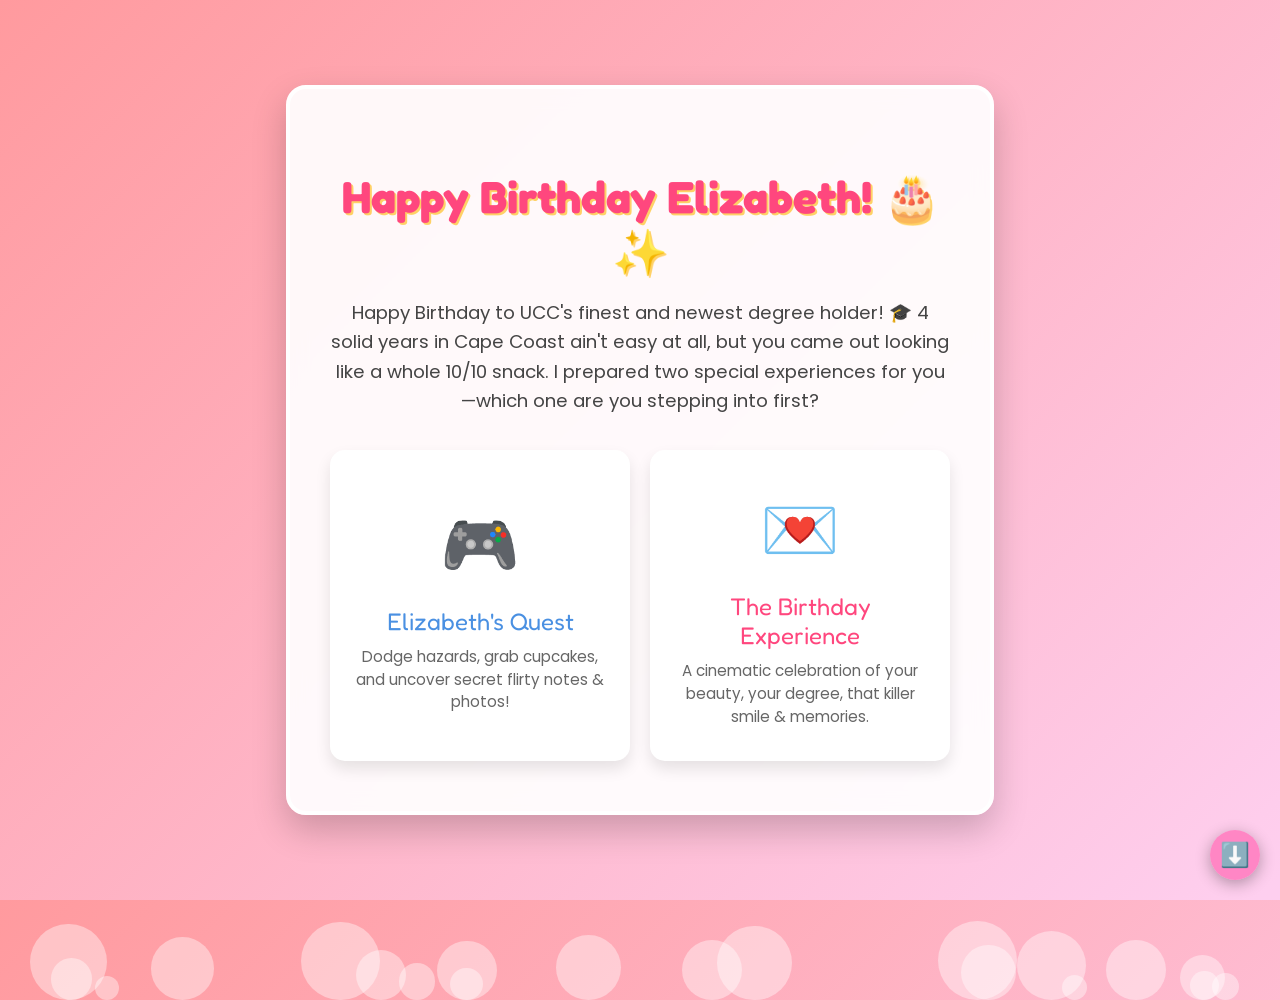
<file: index.html>
<!DOCTYPE html>
<html lang="en">
<head>
    <meta charset="UTF-8">
    <meta name="viewport" content="width=device-width, initial-scale=1.0">
    <title>Happy Birthday Elizabeth! 🎂🎓✨</title>

    <style>
        @import url('https://fonts.googleapis.com/css2?family=Fredoka+One&family=Poppins:wght@400;600&display=swap');

        /* Custom Sleek Scrollbar */
        ::-webkit-scrollbar {
            width: 8px;
            height: 8px;
        }
        ::-webkit-scrollbar-track {
            background: rgba(255, 255, 255, 0.1);
            border-radius: 10px;
        }
        ::-webkit-scrollbar-thumb {
            background: #ff477e;
            border-radius: 10px;
        }
        ::-webkit-scrollbar-thumb:hover {
            background: #ff2a6d;
        }

        body {
            margin: 0;
            padding: 0;
            min-height: 100vh;
            display: flex;
            justify-content: center;
            align-items: center;
            font-family: 'Poppins', sans-serif;
            background: linear-gradient(135deg, #ff9a9e 0%, #fecfef 99%, #fecfef 100%);
            overflow: auto;
            position: relative;
        }

        .bubbles {
            position: absolute;
            top: 0;
            left: 0;
            width: 100%;
            height: 100%;
            z-index: 0;
            pointer-events: none;
        }

        .bubble {
            position: absolute;
            bottom: -100px;
            background: rgba(255, 255, 255, 0.4);
            border-radius: 50%;
            animation: rise 10s infinite ease-in;
        }

        @keyframes rise {
            0% { transform: translateY(0) scale(1); opacity: 0; }
            50% { opacity: 1; }
            100% { transform: translateY(-100vh) scale(1.5); opacity: 0; }
        }

        .container {
            position: relative;
            z-index: 10;
            background: rgba(255, 255, 255, 0.92);
            padding: 50px 40px;
            border-radius: 20px;
            box-shadow: 0 15px 35px rgba(0,0,0,0.2);
            text-align: center;
            max-width: 620px;
            width: 90%;
            border: 4px solid #fff;
            backdrop-filter: blur(10px);
        }

        h1 {
            font-family: 'Fredoka One', cursive;
            color: #ff477e;
            font-size: 2.8rem;
            margin-bottom: 12px;
            text-shadow: 2px 2px 0 #ffd166;
        }

        p {
            color: #444;
            font-size: 1.15rem;
            line-height: 1.6;
            margin-bottom: 35px;
        }

        .options-grid {
            display: grid;
            grid-template-columns: 1fr 1fr;
            gap: 20px;
        }

        @media (max-width: 600px) {
            .options-grid {
                grid-template-columns: 1fr;
            }
            h1 { font-size: 2.2rem; }
            .container {
                max-height: 90vh;
                overflow-y: auto;
                padding: 35px 20px;
            }
        }

        .card {
            background: #fff;
            border-radius: 15px;
            padding: 30px 20px;
            text-decoration: none;
            color: #333;
            transition: all 0.3s cubic-bezier(0.175, 0.885, 0.32, 1.275);
            box-shadow: 0 8px 15px rgba(0,0,0,0.1);
            border: 2px solid transparent;
            display: flex;
            flex-direction: column;
            align-items: center;
            justify-content: center;
        }

        .card:hover {
            transform: translateY(-10px);
            box-shadow: 0 15px 25px rgba(255, 71, 126, 0.3);
            border-color: #ff477e;
        }

        .card.game-card:hover {
            box-shadow: 0 15px 25px rgba(74, 144, 226, 0.3);
            border-color: #4a90e2;
        }

        .card-icon {
            font-size: 4rem;
            margin-bottom: 15px;
        }

        .card-title {
            font-family: 'Fredoka One', cursive;
            font-size: 1.5rem;
            margin-bottom: 10px;
        }
        
        .card.game-card .card-title {
            color: #4a90e2;
        }

        .card.wish-card .card-title {
            color: #ff477e;
        }

        .card-desc {
            font-size: 0.95rem;
            color: #666;
            line-height: 1.5;
        }
    </style>
</head>
<body>

    <div class="bubbles" id="bubbles"></div>

    <div class="container">
        <h1>Happy Birthday Elizabeth! 🎂✨</h1>
        <p>Happy Birthday to UCC's finest and newest degree holder! 🎓 4 solid years in Cape Coast ain't easy at all, but you came out looking like a whole 10/10 snack. I prepared two special experiences for you—which one are you stepping into first?</p>
        
        <div class="options-grid">
            <a href="BESTIE/index.html" class="card game-card">
                <div class="card-icon">🎮</div>
                <div class="card-title">Elizabeth's Quest</div>
                <div class="card-desc">Dodge hazards, grab cupcakes, and uncover secret flirty notes & photos!</div>
            </a>
            
            <a href="wish.html" class="card wish-card">
                <div class="card-icon">💌</div>
                <div class="card-title">The Birthday Experience</div>
                <div class="card-desc">A cinematic celebration of your beauty, your degree, that killer smile & memories.</div>
            </a>
        </div>
    </div>

    <script>
        // Generate floating bubbles
        const bubblesContainer = document.getElementById('bubbles');
        for (let i = 0; i < 20; i++) {
            const bubble = document.createElement('div');
            bubble.classList.add('bubble');
            const size = Math.random() * 60 + 20;
            bubble.style.width = `${size}px`;
            bubble.style.height = `${size}px`;
            bubble.style.left = `${Math.random() * 100}%`;
            bubble.style.animationDuration = `${Math.random() * 10 + 5}s`;
            bubble.style.animationDelay = `${Math.random() * 5}s`;
            bubblesContainer.appendChild(bubble);
        }
    </script>
    <script src="scroll.js"></script>
</body>
</html>
</file>
